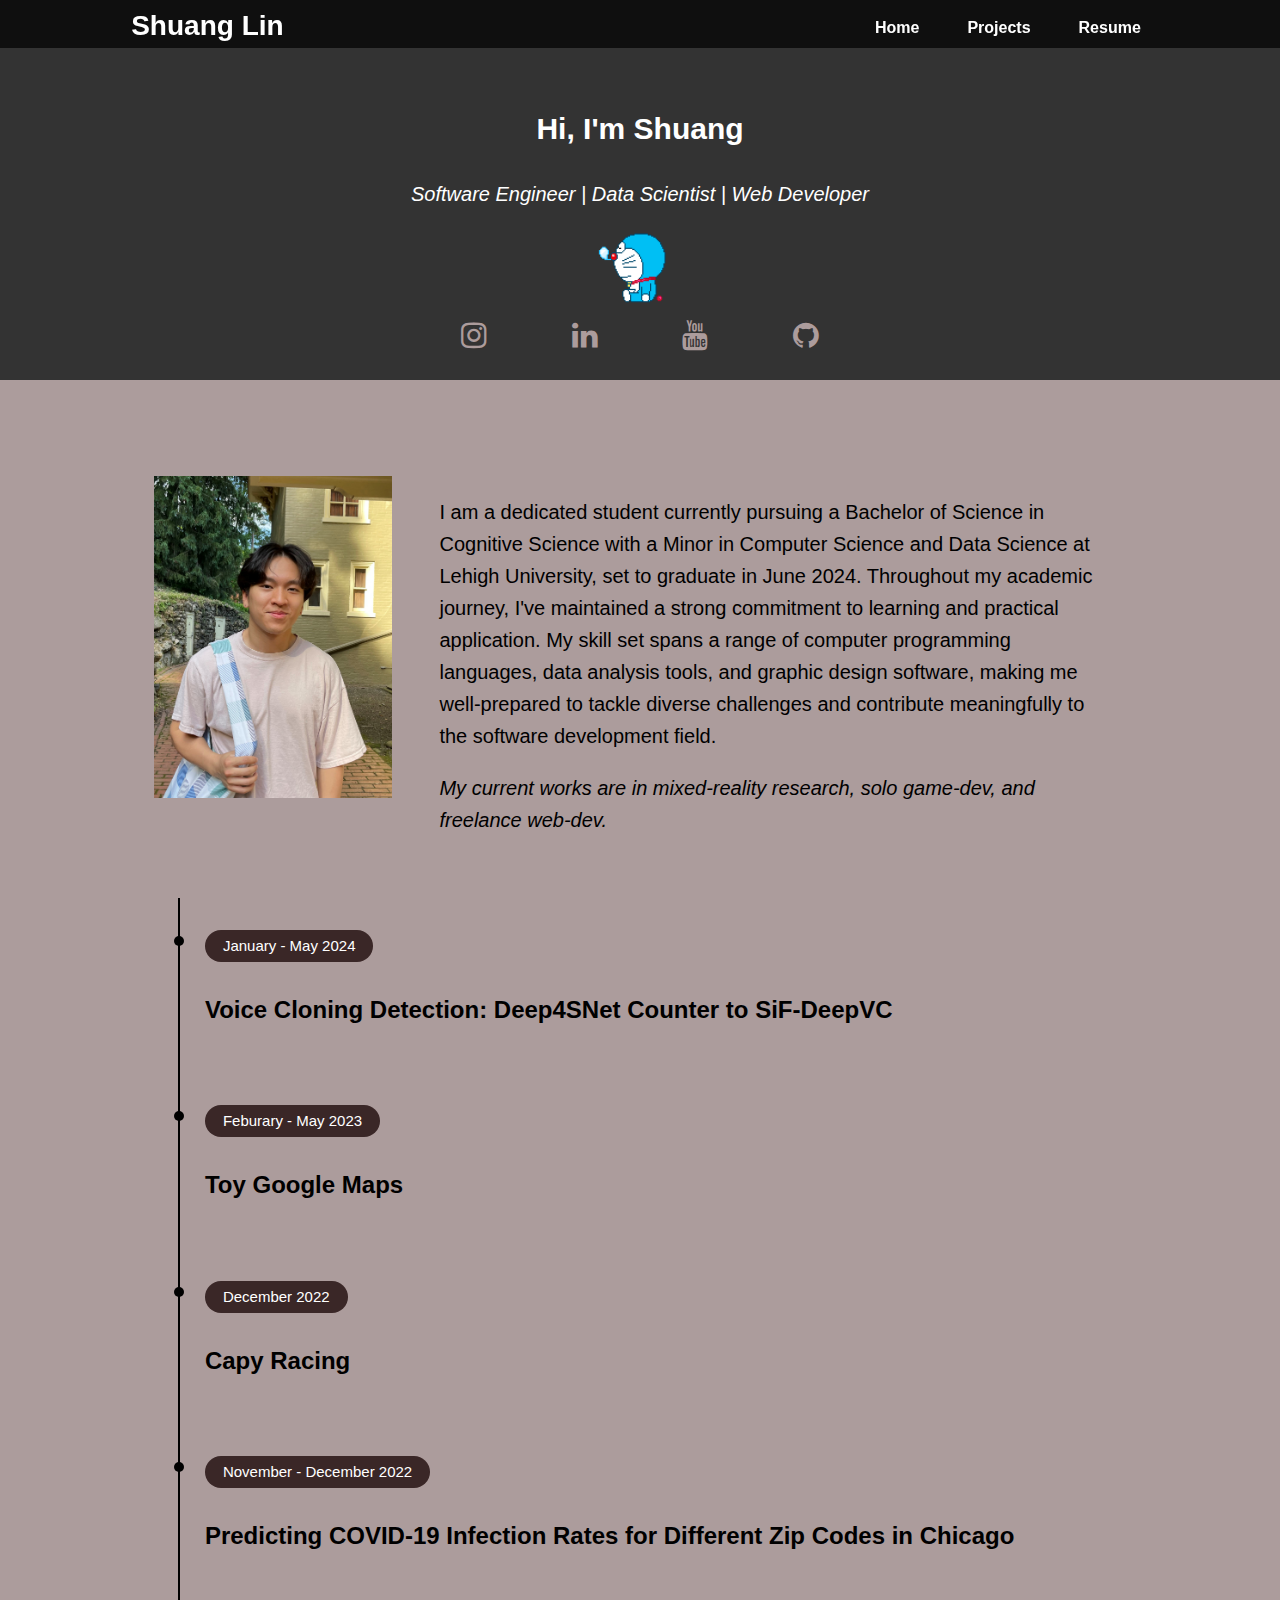
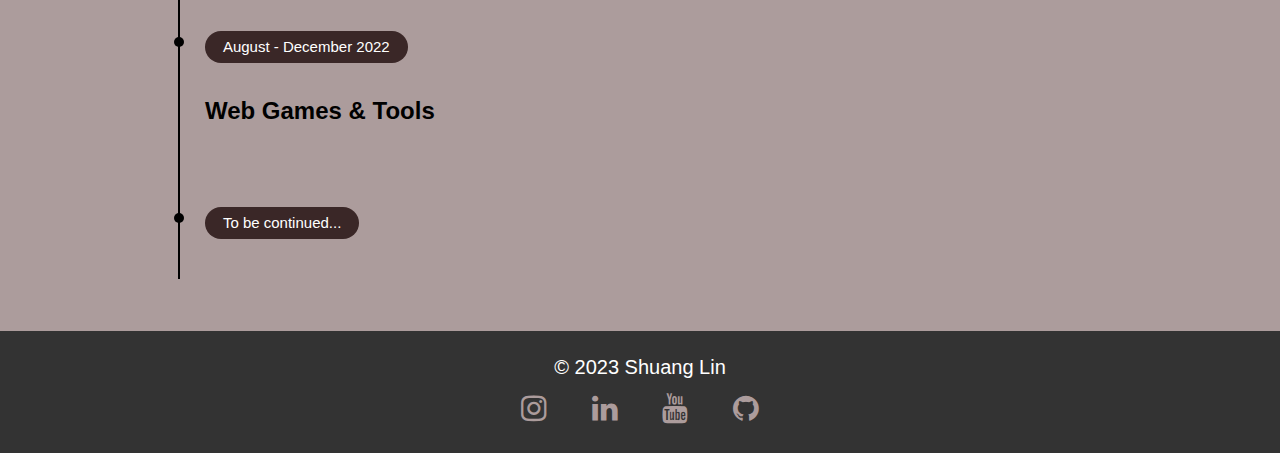
<file: index.html>
<!DOCTYPE html>
<html lang="en">
<head>
  <meta charset="UTF-8">
  <meta name="viewport" content="width=device-width, initial-scale=1.0, user-scalable=no, maximum-scale=1, minimum-scale=1">
  <title>Shuang Lin</title>
  <link rel="stylesheet" href="./style.css">
  <link rel="stylesheet" href="./src/shuang-lin/fonts/font-awesome-4.7.0/css/font-awesome.css">
</head>
<body>
    <!-- Header Bar -->
    <header>
        <nav>
          <div class="logo"><b>Shuang Lin</b></div>
          <div class="menu-icon" id="menu-icon">
            <div class="bar"></div>
            <div class="bar"></div>
            <div class="bar"></div>
          </div>
          <div class="menu-overlay" id="menu-overlay"></div>
    
          <ul class="nav-links" id="nav-links">
            <li><a href="#home"><b>Home</b></a></li>
            <li><a href="#projects"><b>Projects</b></a></li>
            <li><a href="./src/shuang-lin/resume/Shuang_Lin_Resume.pdf" download="Shuang_Lin_Resume.pdf" target="_blank"><b>Resume</b></a></li>
          </ul>
        </nav>
    </header>

    <!-- Background Overlay -->
    <div class="overlay" id="overlay"></div>
    
    <!-- Hero -->
    <section id="home">
        <div class="hero">
            <div class="intro-text"><h2>Hi, I'm Shuang</h2></div>
            <div class="intro-text"><i>Software Engineer | Data Scientist | Web Developer</i></div>
            <div class="doraemon-container">
                <div class="doraemon"></div>
            </div>
            <div class="social-icons social-icons-hero">
                <a href="https://www.instagram.com/shuang__________" target="_blank">
                    <i class="fa fa-instagram"></i>
                </a>
                <a href="https://www.linkedin.com/in/shuanglin-/" target="_blank">
                    <i class="fa fa-linkedin"></i>
                </a>
                <a href="https://www.youtube.com/@linshuang" target="_blank">
                    <i class="fa fa-youtube"></i>
                </a>
                <a href="https://github.com/lin-shuang" target="_blank">
                    <i class="fa fa-github"></i>
                </a>
            </div>
        </div>
    </section>

    <main>
        <!-- About -->
        <br id="about">
        <section id="about-section">
            <div>
                <img src="./src/shuang-lin/images/profilepic.jpg" alt="Profile Picture" id="about-image">
                <p class="about-text">
                    I am a dedicated student currently pursuing a Bachelor of Science in Cognitive Science with a Minor in Computer Science and Data Science at Lehigh University, set to graduate in June 2024. Throughout my academic journey, I've maintained a strong commitment to learning and practical application. My skill set spans a range of computer programming languages, data analysis tools, and graphic design software, making me well-prepared to tackle diverse challenges and contribute meaningfully to the software development field.
                </p>
                <i class="about-text">
                    My current works are in mixed-reality research, solo game-dev, and freelance web-dev.
                </i>
                
            </div>
        </section>

        <section class="separator" id="projects"></section>

        <!-- Projects -->
        <section id="projects-section">
            <div class="timeline">
                <ul>
                    <li>
                        <span>January - May 2024</span>
                        <h3>Voice Cloning Detection: Deep4SNet Counter to SiF-DeepVC</h3>
                        <div class="content">
                            <p id="text-project">A deep learning project in which we improve upon the Deep4SNet deep learning CNN model to counter the voice clones that have been camouflaged by the SiF-DeepVC method.</p>
                            <a href="https://github.com/lin-shuang/voice-cloning-detection-deep4snet" target="_blank"><p>View GitHub</p></a>
                        </div>
                    </li>
                    <!--
                    <li>
                        <span>September - WIP</span>
                        <h3>Top Cut Hair Salon</h3>
                        <div class="content">
                            <p id="text-project">I created a static business page with several features from service showcase, embedded Google Maps, and photo mining from Google Drive to the gallery. I enhanced my web-dev skills so much during this build. Some techniques I was even able to apply to my own portfolio as of now.</p>
                            <p id="text-project">This is my first professional web project as I developed for a local business in Philadelphia. It was a volunteer project, so time was not of the essence, but I do get free haircuts!</p>
                            <i>Currently still awating "Our Services" details from customer</i>
                            <a href="https://lin-shuang.github.io/top-cut-hair-salon.github.io/" target="_blank"><p>View Page</p></a>
                        </div>
                    </li>
                    -->
                    <li>
                        <span>Feburary - May 2023</span>
                        <h3>Toy Google Maps</h3>
                        <div class="content">
                            <p id="text-project">This project is about creating a toy model of Google Maps that can predict personalized travel time for a given trip. The project consists of three stages: map matching, traffic speed estimation, and travel time prediction. We used a road network data from San Francisco and a mobility trace data from the Cabspotting project. We implemented various methods such as Hidden Markov Model, XGBoost, and K-means to achieve the desired functionalities. The final performance of the travel time estimation is measured in mean absolute error (MAE). Our model performance resulted in 199.499 seconds; about 3 minutes of error.</p>
                            <p id="text-project">This is the first time I've applied geospatial data in software development. It sparked my interest in real-world data because of the endless practicalities it can provide. Shoutout to my teammate, Xiyang Hu, for the endless nights we stayed holed up in the library, coding and researching methods.</p>
                            <a href="./src/shuang-lin/docs/Toy_Google_Map.pdf" download="Toy_Google_Map.pdf" target="_blank"><p>View Documentation</p></a>
                            <a href="https://github.com/lin-shuang/toy-google-maps" target="_blank"><p>View GitHub</p></a>
                                
                            <!-- Slideshow container -->
                            <div class="slideshow-container" id="slideshow1">
                                <!-- Slides -->
                                <div class="mySlides">
                                    <img src="./src/shuang-lin/images/Toy_Google_Maps_Stage_1.jpg" alt="Stage 1">
                                </div>
                                <div class="mySlides">
                                    <img src="./src/shuang-lin/images/Toy_Google_Maps_Stage_2.jpg" alt="Stage 2">
                                </div>
                                <div class="mySlides">
                                    <img src="./src/shuang-lin/images/Toy_Google_Maps_Stage_3.jpg" alt="Stage 3">
                                </div>
                                <!-- Image captions -->
                                <div class="caption-container">
                                    <p class="caption" id="caption1"></p>
                                </div>
                            </div>
                            <!-- Dots container -->
                            <div style="text-align:center" id="dots1">
                                <span class="dot"></span>
                                <span class="dot"></span>
                                <span class="dot"></span>
                            </div>
                        </div>
                    </li>
                    <li>
                        <span>December 2022</span>
                        <h3>Capy Racing</h3>
                        <div class="content">
                            <p id="text-project">An asynchronous multiplayer game in which you compete with other players to reach the longest distance ran as a cute Capybara. You can chat with other players and see each other's scores (distance) on the leaderboard.</p>
                            <p id="text-project">This is my first time experiencing the full stack, and a full game development process. Shoutout to my teammate, Carlos Garro, for coding the physics and controls of the game. I had so much fun drawing the Capy and the environment. The backend server set up was annoying, but worth it. The frontend design process was fun, I really enjoyed writing the frontend side. It felt exhilarating when everything was working as intended at the end.</p>
                            <a href="https://github.com/lin-shuang/capy-racing" target="_blank"><p>View GitHub</p></a>
                            <a href="https://lin-shuang.github.io/capy-racing/" target="_blank" id="button"><p>Play</p></a>
                        </div>
                    </li>
                    <li>
                        <span>November - December 2022</span>
                        <h3>Predicting COVID-19 Infection Rates for Different Zip Codes in Chicago</h3>
                        <div class="content">
                            <p id="text-project">In a team of 5, we analyzed the official geospatial COVID-19 data from various Chicago regions dating from January 2020 to October 2022. We carried out the prediction and analysis of multiple models on the data. We used the Time Series model to estimate the pattern of COVID infections in each region in mid-age, monthly, and seasonally. For the prediction of the number of weekly infections, we also used several different models to make judgments. Logistic regression, Naive Bayes, decision tree, and K-NN. In each model, we used 10-fold validation to split the data to get the highest accuracy of the model. We take the data predicted by different models and compare them to see the differences. At the same time, we also used the map data of Chicago to show the data analysis in a dynamic way. The audience of such analysis was real estate agencies in Chiacgo on location desirability.</p>
                            <p id="text-project">This is was my introduction to data science course, so it was the first time I worked on a large data project cooperatively. It was fun coming up with theories of the numbers as a group. We shared opinions and doubts, and were able to create this amazing project. Shoutout to my teammates, Tongshu Wu, Mario Martino, Jacklyn Clauss, and Gabriella Rub for the fun and educating time.</p>
                            <a href="./src/shuang-lin/docs/Predicting COVID-19 Infection Rates for Different Zip Codes in Chicago.pdf" download="Predicting COVID-19 Chicago.pdf" target="_blank"><p>View Documentation</p></a>
                        
                            <img src="./src/shuang-lin/images/Covid_Chicago_1.gif" alt="Covid Growth by Zip">
                            <p class="caption">Covid Growth by Zip</p>
                            <br>
                            <!-- Slideshow container -->
                            <div class="slideshow-container" id="slideshow2">
                                <!-- Slides -->
                                <div class="mySlides">
                                    <img src="./src/shuang-lin/images/Covid_Chicago_2.png" alt="Hot Spots">
                                </div>
                                <div class="mySlides">
                                    <img src="./src/shuang-lin/images/Covid_Chicago_3.png" alt="Cases vs. Dates">
                                </div>
                                <div class="mySlides">
                                    <img src="./src/shuang-lin/images/Covid_Chicago_4.jpg" alt="Cases vs. Seasons">
                                </div>
                                <!-- Image captions -->
                                <div class="caption-container">
                                    <p class="caption" id="caption2"></p>
                                </div>
                            </div>
                            <!-- Dots container -->
                            <div style="text-align:center" id="dots2">
                                <span class="dot"></span>
                                <span class="dot"></span>
                                <span class="dot"></span>
                            </div>
                        </div>
                    </li>
                    <li>
                        <span>August - December 2022</span>
                        <h3>Web Games & Tools</h3>
                        <div class="content">
                            <p id="text-project">This is a collection of all the little games and tools I created during my academic journey to learn web development. Shoutout to my teacher, Professor James Femister!</p>
                            <p id="text-project">Please be advised that they have been ported from Node.js to static due to GitHug Pages limitations.</p>
                            <a href="./src/pages/web-games-tools.html" id="button"><p>Play</p></a>
                        </div>
                    </li>
                    <li>
                        <span>To be continued...</span>
                        <div class="content">
                            <h3>There's more!</h3>
                            <p id="text-project">Just gimmie some time to add them! lol</p>
                        </div>
                    </li>
                </ul>
            </div>
        </section>
    </main>

    <footer>
        <div>&copy; 2023 Shuang Lin</div>
        <div class="social-icons">
            <a href="https://www.instagram.com/shuang__________" target="_blank">
                <i class="fa fa-instagram"></i>
            </a>
            <a href="https://www.linkedin.com/in/shuanglin-/" target="_blank">
                <i class="fa fa-linkedin"></i>
            </a>
            <a href="https://www.youtube.com/@linshuang" target="_blank">
                <i class="fa fa-youtube"></i>
            </a>
            <a href="https://github.com/lin-shuang" target="_blank">
                <i class="fa fa-github"></i>
            </a>
        </div>
    </footer>

    <!-- Scripts -->
    <script src="https://ajax.googleapis.com/ajax/libs/jquery/2.1.1/jquery.min.js"></script>
    <script src="./src/shuang-lin/scripts/nav-links.js"></script>
    <script src="./src/shuang-lin/scripts/timeline-list.js"></script>
    <script src="./src/shuang-lin/scripts/slideshow.js"></script>
    <script src="./src/shuang-lin/scripts/doraemon.js"></script>
</body>
</html>
</file>
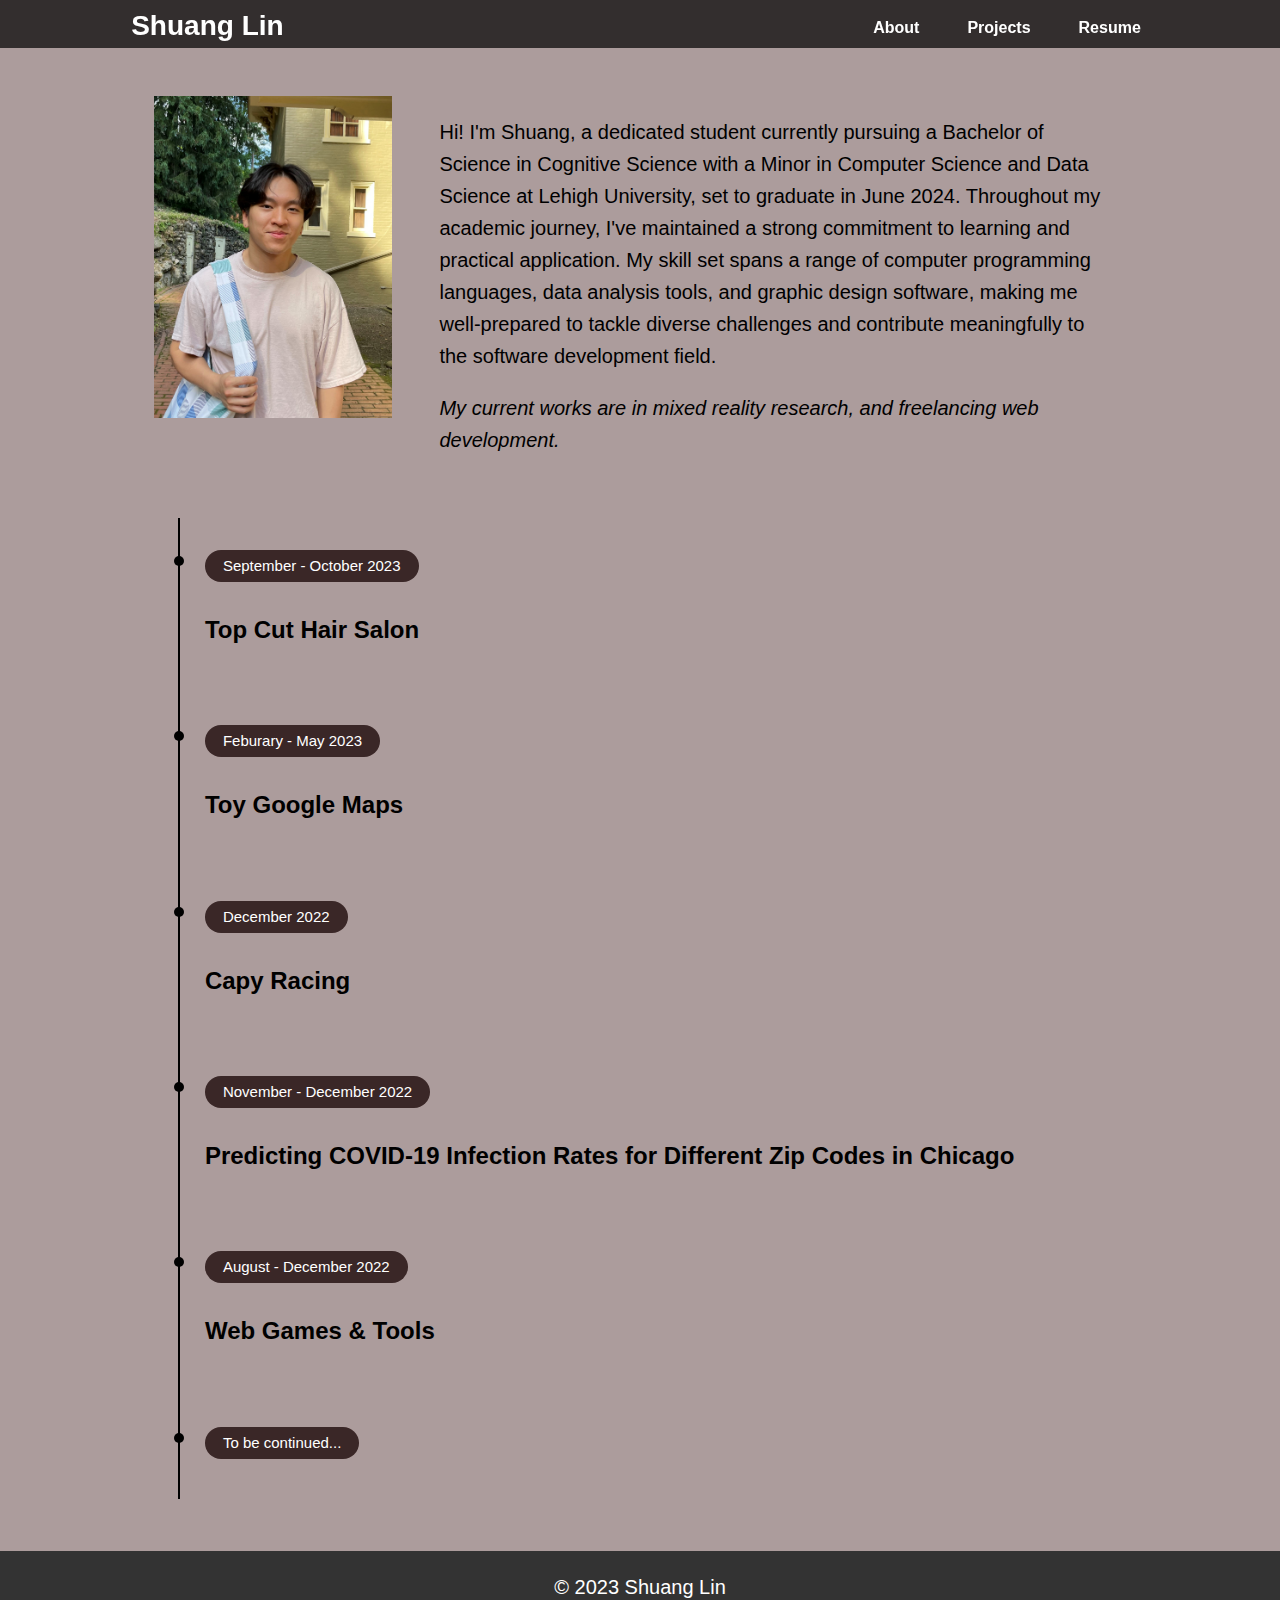
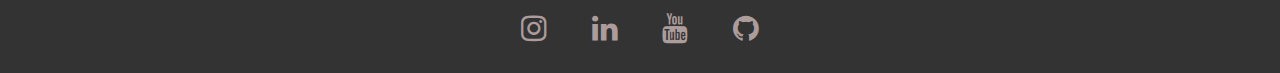
<file: main.html>
<!DOCTYPE html>
<html lang="en">
<head>
  <meta charset="UTF-8">
  <meta name="viewport" content="width=device-width, initial-scale=1.0, user-scalable=no, maximum-scale=1, minimum-scale=1">
  <title>Shuang Lin</title>
  <link rel="stylesheet" href="./style.css">
  <link rel="stylesheet" href="./src/shuang-lin/fonts/font-awesome-4.7.0/css/font-awesome.css">
</head>
<body>
    <!-- Header Bar -->
    <header>
        <nav>
          <div class="logo"><b>Shuang Lin</b></div>
          <div class="menu-icon" id="menu-icon">
            <div class="bar"></div>
            <div class="bar"></div>
            <div class="bar"></div>
          </div>
          <div class="menu-overlay" id="menu-overlay"></div>
    
          <ul class="nav-links" id="nav-links">
            <li><a href="#about"><b>About</b></a></li>
            <li><a href="#projects"><b>Projects</b></a></li>
            <li><a href="./src/shuang-lin/resume/Shuang_Lin_Resume.pdf" download="Shuang_Lin_Resume.pdf" target="_blank"><b>Resume</b></a></li>
          </ul>
        </nav>
    </header>

    <!-- Background Overlay -->
    <div class="overlay" id="overlay"></div>
    
    <main>
        <!-- About -->
        <br id="about">
        <section id="about-section">
            <div>
                <img src="./src/shuang-lin/images/profilepic.jpg" alt="Profile Picture" id="about-image">
                <p class="about-text">
                    Hi! I'm Shuang, a dedicated student currently pursuing a Bachelor of Science in Cognitive Science with a Minor in Computer Science and Data Science at Lehigh University, set to graduate in June 2024. Throughout my academic journey, I've maintained a strong commitment to learning and practical application. My skill set spans a range of computer programming languages, data analysis tools, and graphic design software, making me well-prepared to tackle diverse challenges and contribute meaningfully to the software development field.
                </p>
                <i class="about-text">
                    My current works are in mixed reality research, and freelancing web development.
                </i>
                
            </div>
        </section>

        <section class="separator" id="projects"></section>

        <!-- Projects -->
        <section id="projects-section">
            <div class="timeline">
                <ul>
                    <li>
                        <span>September - October 2023</span>
                        <h3>Top Cut Hair Salon</h3>
                        <div class="content">
                            <p>An asynchronous multiplayer game in which you compete with other players to reach the longest distance ran as a cute Capybara. You can chat with other players and see each other's scores (distance) on the leaderboard.</p>
                            <p>This is my first time experiencing the full stack, and a full game development process. Shoutout to my teammate, Carlos Garro, for coding the physics and controls of the game. I had so much fun drawing the Capy and the environment. The backend server set up was annoying, but worth it. The frontend design process was fun, I really enjoyed writing the frontend side. It felt exhilarating when everything was working as intended at the end.</p>
                            <a href="https://github.com/lin-shuang/capy-racing" target="_blank"><p>View GitHub</p></a>
                        </div>
                    </li>
                    <li>
                        <span>Feburary - May 2023</span>
                        <h3>Toy Google Maps</h3>
                        <div class="content">
                            <p>This project is about creating a toy model of Google Maps that can predict personalized travel time for a given trip. The project consists of three stages: map matching, traffic speed estimation, and travel time prediction. We used a road network data from San Francisco and a mobility trace data from the Cabspotting project. We implemented various methods such as Hidden Markov Model, XGBoost, and K-means to achieve the desired functionalities. The final performance of the travel time estimation is measured in mean absolute error (MAE). Our model performance resulted in 199.499 seconds; about 3 minutes of error.</p>
                            <p>This is the first time I've applied geospatial data in software development. It sparked my interest in real-world data because of the endless practicalities it can provide. Shoutout to my teammate, Xiyang Hu, for the endless nights we stayed holed up in the library, coding and researching methods.</p>
                            <a href="./src/shuang-lin/docs/Toy_Google_Map.pdf" download="Toy_Google_Map.pdf" target="_blank"><p>View Documentation</p></a>
                                
                            <!-- Slideshow container -->
                            <div class="slideshow-container" id="slideshow1">
                                <!-- Slides -->
                                <div class="mySlides">
                                    <img src="./src/shuang-lin/images/Toy_Google_Maps_Stage_1.jpg" alt="Stage 1">
                                </div>
                                <div class="mySlides">
                                    <img src="./src/shuang-lin/images/Toy_Google_Maps_Stage_2.jpg" alt="Stage 2">
                                </div>
                                <div class="mySlides">
                                    <img src="./src/shuang-lin/images/Toy_Google_Maps_Stage_3.jpg" alt="Stage 3">
                                </div>
                                <!-- Image captions -->
                                <div class="caption-container">
                                    <p class="caption" id="caption1"></p>
                                </div>
                            </div>
                            <!-- Dots container -->
                            <div style="text-align:center" id="dots1">
                                <span class="dot"></span>
                                <span class="dot"></span>
                                <span class="dot"></span>
                            </div>
                        </div>
                    </li>
                    <li>
                        <span>December 2022</span>
                        <h3>Capy Racing</h3>
                        <div class="content">
                            <p>An asynchronous multiplayer game in which you compete with other players to reach the longest distance ran as a cute Capybara. You can chat with other players and see each other's scores (distance) on the leaderboard.</p>
                            <p>This is my first time experiencing the full stack, and a full game development process. Shoutout to my teammate, Carlos Garro, for coding the physics and controls of the game. I had so much fun drawing the Capy and the environment. The backend server set up was annoying, but worth it. The frontend design process was fun, I really enjoyed writing the frontend side. It felt exhilarating when everything was working as intended at the end.</p>
                            <a href="https://github.com/lin-shuang/capy-racing" target="_blank"><p>View GitHub</p></a>
                        </div>
                    </li>
                    <li>
                        <span>November - December 2022</span>
                        <h3>Predicting COVID-19 Infection Rates for Different Zip Codes in Chicago</h3>
                        <div class="content">
                            <p>In a team of 5, we analyzed the official geospatial COVID-19 data from various Chicago regions dating from January 2020 to October 2022. We carried out the prediction and analysis of multiple models on the data. We used the Time Series model to estimate the pattern of COVID infections in each region in mid-age, monthly, and seasonally. For the prediction of the number of weekly infections, we also used several different models to make judgments. Logistic regression, Naive Bayes, decision tree, and K-NN. In each model, we used 10-fold validation to split the data to get the highest accuracy of the model. We take the data predicted by different models and compare them to see the differences. At the same time, we also used the map data of Chicago to show the data analysis in a dynamic way. The audience of such analysis was real estate agencies in Chiacgo on location desirability.</p>
                            <p>This is was my introduction to data science course, so it was the first time I worked on a large data project cooperatively. It was fun coming up with theories of the numbers as a group. We shared opinions and doubts, and were able to create this amazing project. Shoutout to my teammates, Tongshu Wu, Mario Martino, Jacklyn Clauss, and Gabriella Rub for the fun and educating time.</p>
                            <a href="./src/shuang-lin/docs/Predicting COVID-19 Infection Rates for Different Zip Codes in Chicago.pdf" download="Predicting COVID-19 Chicago.pdf" target="_blank"><p>View Documentation</p></a>
                        
                            <img src="./src/shuang-lin/images/Covid_Chicago_1.gif" alt="Covid Growth by Zip">
                            <p class="caption">Covid Growth by Zip</p>
                            <br>
                            <!-- Slideshow container -->
                            <div class="slideshow-container" id="slideshow2">
                                <!-- Slides -->
                                <div class="mySlides">
                                    <img src="./src/shuang-lin/images/Covid_Chicago_2.png" alt="Hot Spots">
                                </div>
                                <div class="mySlides">
                                    <img src="./src/shuang-lin/images/Covid_Chicago_3.png" alt="Cases vs. Dates">
                                </div>
                                <div class="mySlides">
                                    <img src="./src/shuang-lin/images/Covid_Chicago_4.jpg" alt="Cases vs. Seasons">
                                </div>
                                <!-- Image captions -->
                                <div class="caption-container">
                                    <p class="caption" id="caption2"></p>
                                </div>
                            </div>
                            <!-- Dots container -->
                            <div style="text-align:center" id="dots2">
                                <span class="dot"></span>
                                <span class="dot"></span>
                                <span class="dot"></span>
                            </div>
                        </div>
                    </li>
                    <li>
                        <span>August - December 2022</span>
                        <h3>Web Games & Tools</h3>
                        <div class="content">
                            <p>This is a collection of all the little games and tools I created during my academic journey to learn web development. Shoutout to my teacher, Professor James Femister!</p>
                            <a href="./src/pages/web-games-tools/web-games-tools.html" target="_blank"><i>Click Here to View</i></a>
                        </div>
                    </li>
                    <li>
                        <span>To be continued...</span>
                        <div class="content">
                            <h3>There's more!</h3>
                            <p>Just gimmie some time to add them! lol</p>
                        </div>
                    </li>
                </ul>
            </div>
        </section>
    </main>

    <footer>
        <div>&copy; 2023 Shuang Lin</div>
        <div class="social-icons">
            <a href="https://www.instagram.com/shuang__________" target="_blank">
                <i class="fa fa-instagram"></i>
            </a>
            <a href="https://www.linkedin.com/in/shuanglin-/" target="_blank">
                <i class="fa fa-linkedin"></i>
            </a>
            <a href="https://www.youtube.com/@linshuang" target="_blank">
                <i class="fa fa-youtube"></i>
            </a>
            <a href="https://github.com/lin-shuang" target="_blank">
                <i class="fa fa-github"></i>
            </a>
        </div>
    </footer>

    <!-- Scripts -->
    <script src="./src/shuang-lin/scripts/nav-links.js"></script>
    <script src="./src/shuang-lin/scripts/timeline-list.js"></script>
    <script src="./src/shuang-lin/scripts/slideshow.js"></script>
</body>
</html>
</file>
<file: style.css>
/* default page settings*/
body {
    font-family: Arial, sans-serif;
    font-size: 1.25rem;
    line-height: 1.6;
    margin: 0;
    padding: 0;
    background-color: var(--background);
    color: var(--text);
    transition: all .3s ease-in-out;
    --text: rgb(0, 0, 0);
    --background: rgb(172, 156, 156);
    --primary: rgb(255, 255, 255);
    --secondary: rgb(58, 39, 39);
    --accent: rgb(50, 50, 50);
}
@media (max-width: 768px) {
    body{
        font-size: 1rem;
    }
}
main {
    padding: 2rem;
}

/* Header styles */
header {
    position: fixed;
    top: 0;
    left: 0;
    width: 100%;
    height: 1rem;
    background-color: rgba(0, 0, 0, 0.7); /* Semi-transparent dark background */
    backdrop-filter: blur(5px); /* Add blur effect (may not be supported in all browsers) */
    -webkit-backdrop-filter: blur(5px); /* Safari support */
    padding: 1rem;
    z-index: 999; /* Ensure the header stays on top of other elements */
}
.logo {
    font-size: 1.75rem;
    position: absolute;
    text-align: left;
    left: 10%;
    top: 0.25rem;
    color: var(--primary);
}
@media (max-width: 900px) {
    .logo {
        text-align: center;
    }
}

/* Menu icon styles */
.menu-icon {
    display: none;
    margin-top: -1.25rem;
}
  
.bar {
    width: 25px;
    height: 3px;
    background-color: var(--primary);
    margin: 5px 0;
}

/* Navigation links styles */
nav {
    display: flex;
    justify-content: space-between;
    align-items: center;
}
.nav-links {
    display: flex;
    align-items: center;
    position: absolute;
    font-size: 1.00rem;
    right: 10%;
    padding: 1rem;
    height: 2rem;
    margin-top: 2.5rem;
}
.nav-links li {
    margin-left: 1rem;
    display: inline-block;
    margin-left: 1rem;
    margin-right: 1rem;
}
.nav-links a {
    text-decoration: none;
    color: #fff;
    padding: 0.5rem;
}
.nav-links a:hover {
    background-color: rgb(32, 32, 32); /* Change color on hover */
    transition: background-color 0.3s;
    border-radius: 5px;
    padding: 0.5rem; /* Increase padding for a larger button */
}

/* Background Overlay styles */
.overlay {
    display: none; /* Initially hidden */
    position: fixed;
    background-color: rgba(0, 0, 0, 0.5); /* Semi-transparent background */
}

.overlay.active {
    display: block; /* Show the overlay when active */
    backdrop-filter: blur(5px); /* Apply a blur effect to the background */
    -webkit-backdrop-filter: blur(5px); /* Safari support */
    width: 100%; 
    height: 100vh;
    z-index: 2;
}
  
/* Media query for smaller screens */
@media (max-width: 900px) {
    .nav-links {
      display: none;
      flex-direction: column;
      position: fixed;
      top: 0.5rem; /* Adjust as needed to avoid overlapping the header */
      left: auto; /* Reset the right property to default */
      background-color: var(--accent);
      width: 25%;
      z-index: 3; /* Ensure the menu stays above the rest of the content */
      right: -100%; /* Move the links off the screen */
      transition: right 0.3s ease-in-out; /* Smooth slide transition */
      bottom: 0;
      height: 100vh; /* Full viewport height */
    }
  
    .nav-links li {
      margin: 1rem 0;
      font-size: 1rem;
      text-align: center;
    }
    
    .nav-links a:hover {
      background-color: var(--background); /* Change color on hover */
      transition: background-color 0.3s;
      border-radius: 5px;
      padding-right: 0.2rem;
      padding-left: 0.2rem;
    }
  
    /* Center the links vertically */
    .nav-links ul {
      display: flex;
      flex-direction: column;
      justify-content: center;
      align-items: center;
      height: 100%;
    }
  
    .nav-links.active {
      display: flex;
      right: 0; /* Slide in from the right */
    }
  
    .menu-icon {
      display: block;
      position: absolute; /* Adjust the position for the icon */
      top: 2rem;
      right: 13%; /* Move the icon to the left by 5% */
      z-index: 999; /* Ensure the menu stays above the rest of the content */
      padding-bottom: 0.9rem;
      padding-right: 0.2rem;
      padding-left: 0.2rem;
    }
  
    .menu-overlay {
      display: block;
      position: absolute; /* Adjust the position for the icon */
      top: 0.65rem;
      right: 13%; /* Move the icon to the left by 5% */
      z-index: 1000; /* Ensure the menu stays above the rest of the content */
      padding-bottom: 2rem;
      padding-right: 1rem;
      padding-left: 1rem;
      opacity: 1; /* Initially invisible */
      cursor: pointer;
    }
  
    .menu-overlay:hover {
      background-color: var(--primary); /* Change color on hover */
      transition: background-color 0.3s;
      border-radius: 5px;
      padding-bottom: 2rem;
      padding-right: 0.95rem;
      padding-left: 1rem;
      opacity: 0.5; /* Initially invisible */
    }
}

.separator {
    padding: 1rem;
}

/* Hero section styles */
.hero {
    display: flex;
    flex-direction: column;
    text-align: center;
    align-items: center;
    padding-top: 5rem;
    background-color: #333;
    background-size: cover;
    background-repeat: no-repeat;
    background-position-y: 100%;
    color: #fff;
    height: 300px;
}
.intro-text {
    z-index: 1;
}

/* Doraemon */
.doraemon {
    position: relative;
    width: 100px;
    height: 100px;
    background-image: url('./src/shuang-lin/images/doraemon/sleep/doraemon-sleep.gif');
    background-size: cover;
    cursor: pointer;
    transition: background-image 0.2s;
    z-index: 0;
}
.cursor-image {
    position: fixed;
    pointer-events: none; /* Ensure the cursor does not interfere with other elements */
    opacity: 0;
    transition: opacity 1s ease-in-out;
}

/* about section */
#about-section{
    padding-top: 2rem;
    display: grid;
    grid-template-columns: auto 1fr; /* Create two columns, one for the image and one for the text */
    align-items: center; /* Vertically center the items */
    gap: 20px; /* Add some gap between the image and text */
    margin-left: 10%;
    margin-right: 10%;
}
#about-image{
    width: 25%;
    height: auto;
    float:left;
    margin-right: 5%;
    margin-bottom: 5%;
}

@media (max-width: 768px) {
    #about-section{
        margin-left: 5%;
        margin-right: 5%;
    }
    #about-image{
        width: 50%;
        margin-right: 10%;
        margin-bottom: 10%;
    }
}

/* project timelines */
.timeline{
    width: 75%;
    margin-left: 12%;
}
@media (max-width: 768px) {
    .timeline{
        width: 100%;
        margin-left: 0;
    }
}
.timeline ul{
    list-style-type:none;
    border-left:2px solid;
    padding:10px 5px;
}
.timeline ul li{
    margin-bottom: 10px;
    padding:20px 20px;
    position:relative;
    cursor:pointer;
    transition:.5s;
}
#text-project{
    cursor: text;
}
.timeline ul li span{
    display:inline-block;
    background-color: var(--secondary);
    color: var(--primary);
    border-radius:25px;
    padding:4px 18px;
    font-size:15px;
    text-align:center;
}
.timeline ul li h3{
    font-size: 1.5rem;
    padding-top:5px;
}
.timeline ul li .content{
    padding: 0;
    margin: 0;
    height: 0;
    overflow: hidden;
    opacity: 0;
    transition: height 0.3s ease, opacity 0.3s ease;
}
.timeline ul li .content img{
    width: 100%;
    height: auto;
}
.timeline ul li .content a{
    text-decoration: none;
    color: var(--accent);
}
.timeline ul li .content a:hover{
    text-decoration: underline;
    color: var(--text);
}
.timeline ul li:before{
    position:absolute;
    content:'';
    width:10px;
    height:10px;
    background-color:#000;
    border-radius:50%;
    left:-11px;
    top:28px;
    transition:.5s;
}
.timeline ul li:hover{
    background-color:#997e6ea2;
    border-radius:25px;
    padding-left: 10%;
}
.timeline ul li.active{
    background-color:#997e6ea2;
    border-radius:25px;
    padding: 10%;
}
.timeline ul li.active:before{
    background-color:var(--primary);
    box-shadow:0px 0px 10px 2px var(--primary);
}
.timeline ul li.active .content{
    height: auto;
    opacity: 1;
    padding: 5px 0 15px 0;
}
.timeline ul li.active .content .dot.active{
    background-color: var(--primary);
    box-shadow:0px 0px 10px 2px var(--primary);
}
.caption{
    text-align: center;
}

/* Buttons */
#button {
    display: inline-block;
    background-color: var(--secondary);
    color: var(--primary);
    border-radius: 10px;
    padding: 5px 20px;
    margin-left: 12px;
    text-decoration: none;
    cursor: pointer;
}
#button:hover {
    transition: box-shadow .3s ease-in-out;
    box-shadow: 0px 0px 10px 2px var(--primary);
}

/* Footer styles */
footer {
    text-align: center;
    background-color: #333;
    color: #fff;
    padding: 20px 0;
}
.social-icons a{
    text-decoration: none;
    font-size: 30px;
    padding: 0.5rem;
}
.social-icons-hero a{
    padding: 1.75rem;
}

/* Style all font awesome icons */
.fa {
    padding: 10px;
    text-align: center;
    color: var(--background);
    transition: all .3s ease-in-out;
}
.fa:hover {
    color: #fff;
    transform: scale(1.2);
}

/* Image Grid styles */
#grid {
    text-align: center;
    padding: 2rem;
}
.grid img {
    max-width: 500px;
}
.image-grid {
    display: grid;
    grid-template-columns: repeat(auto-fill, minmax(250px, 1fr)); /* Responsive grid layout */
    gap: 20px; /* Adjust the gap as needed */
    margin: 5%;
}
.grid-item {
    text-align: center;
    position: relative; /* Required for absolute positioning of description */
}
.grid-item img {
    max-width: 100%;
    height: auto;
    border-radius: 10px;
}

/* Description styles */
.grid-item .description {
    display: block;
    position: absolute;
    color: white;
    padding: 20px;
    text-align: center;
    font-size: 2rem;
    top: 27.5%;
    left: 0;
    right: 0;
    opacity: 0;
}
.grid-item .description-cover {
    display: block;
    top: 0;
    left: 0;
    right: 0;
    bottom: 0;
    opacity: 0;
    background-color: rgba(0, 0, 0, 0.8); /* Background color for description */
    backdrop-filter: blur(5px); 
    -webkit-backdrop-filter: blur(5px); /* Safari support */
    position: absolute;
    border-radius: 7px;
}
.grid-item .description-clickable {
    display: block;
    top: 0;
    left: 0;
    right: 0;
    bottom: 0;
    opacity: 0;
    position: absolute;
    cursor: pointer;
}

/* Hover effect - show description on hover */
.grid-item:hover .description{
    opacity: 1;
    transition: opacity 0.3s ease-in-out; /* Smooth opacity transition */
}
.grid-item:hover .description-cover{
    opacity: 1;
    transition: opacity 0.3s ease-in-out; /* Smooth opacity transition */
}
</file>
